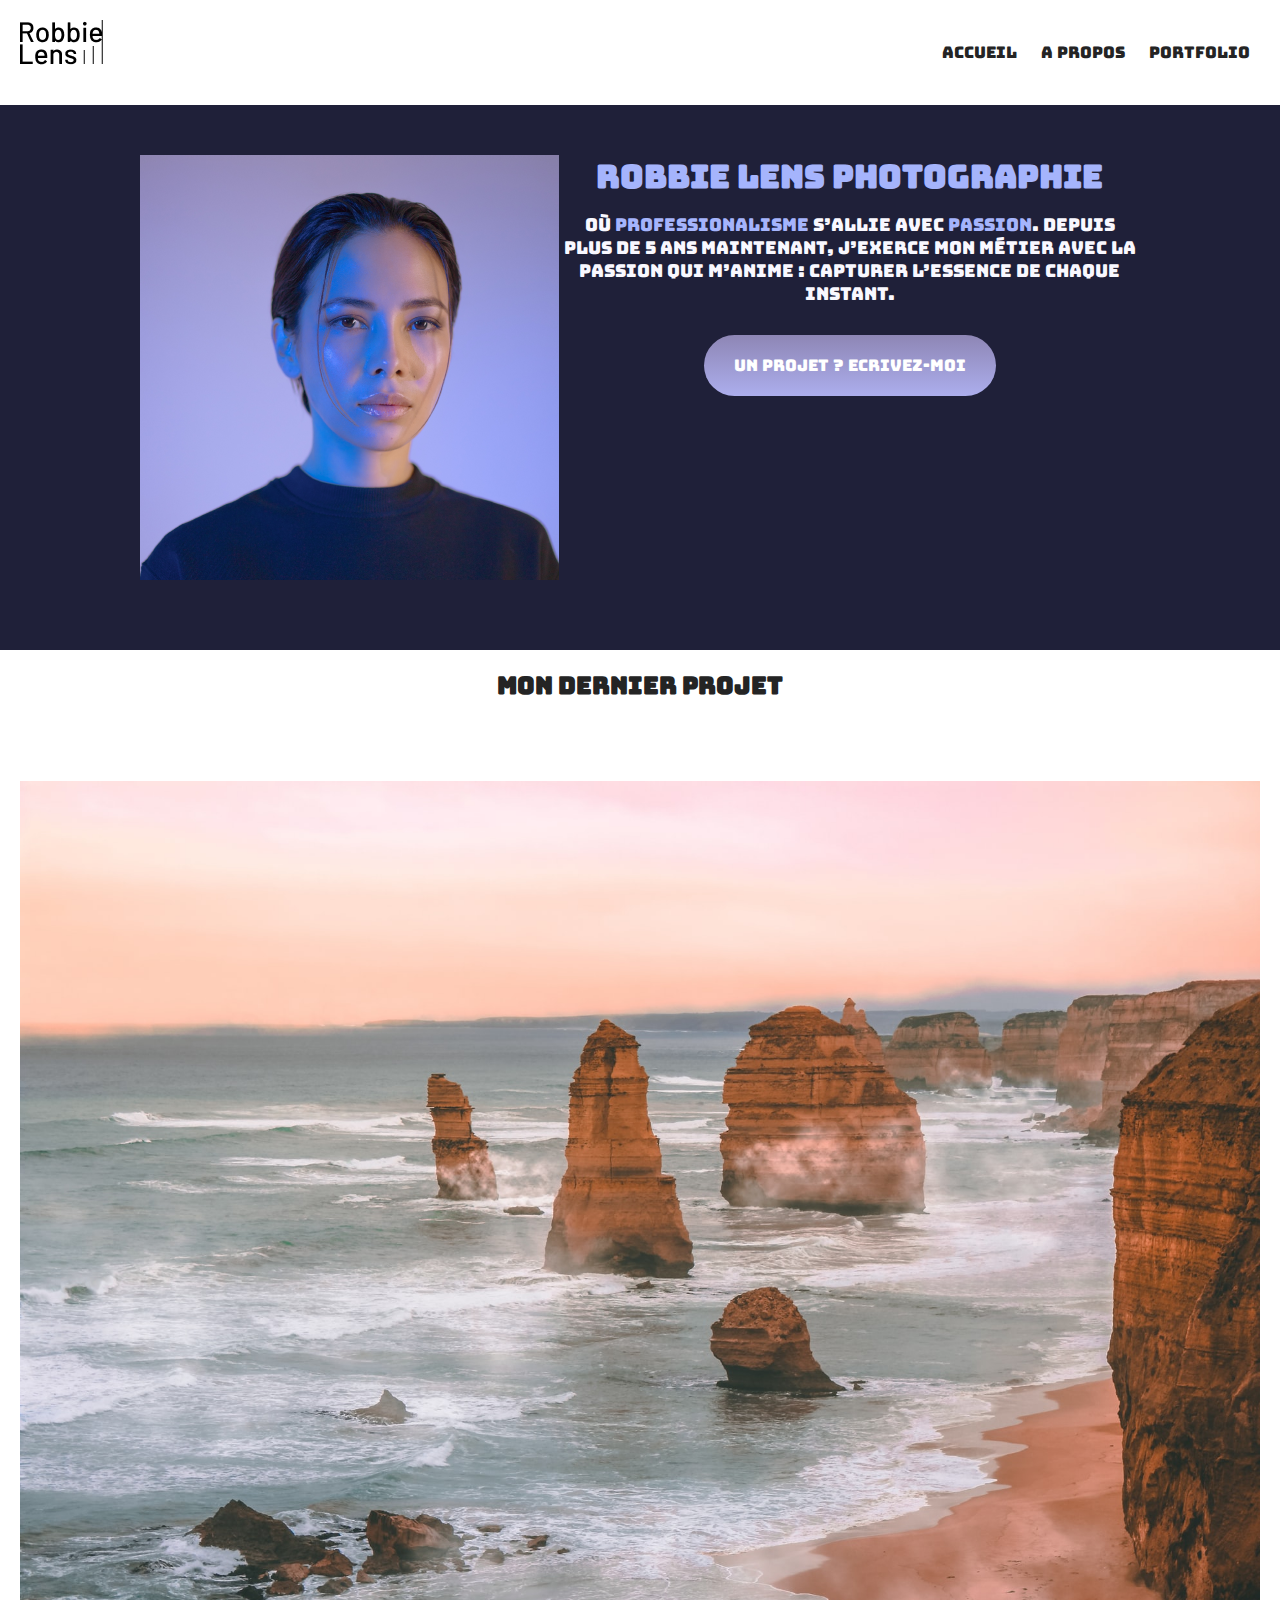
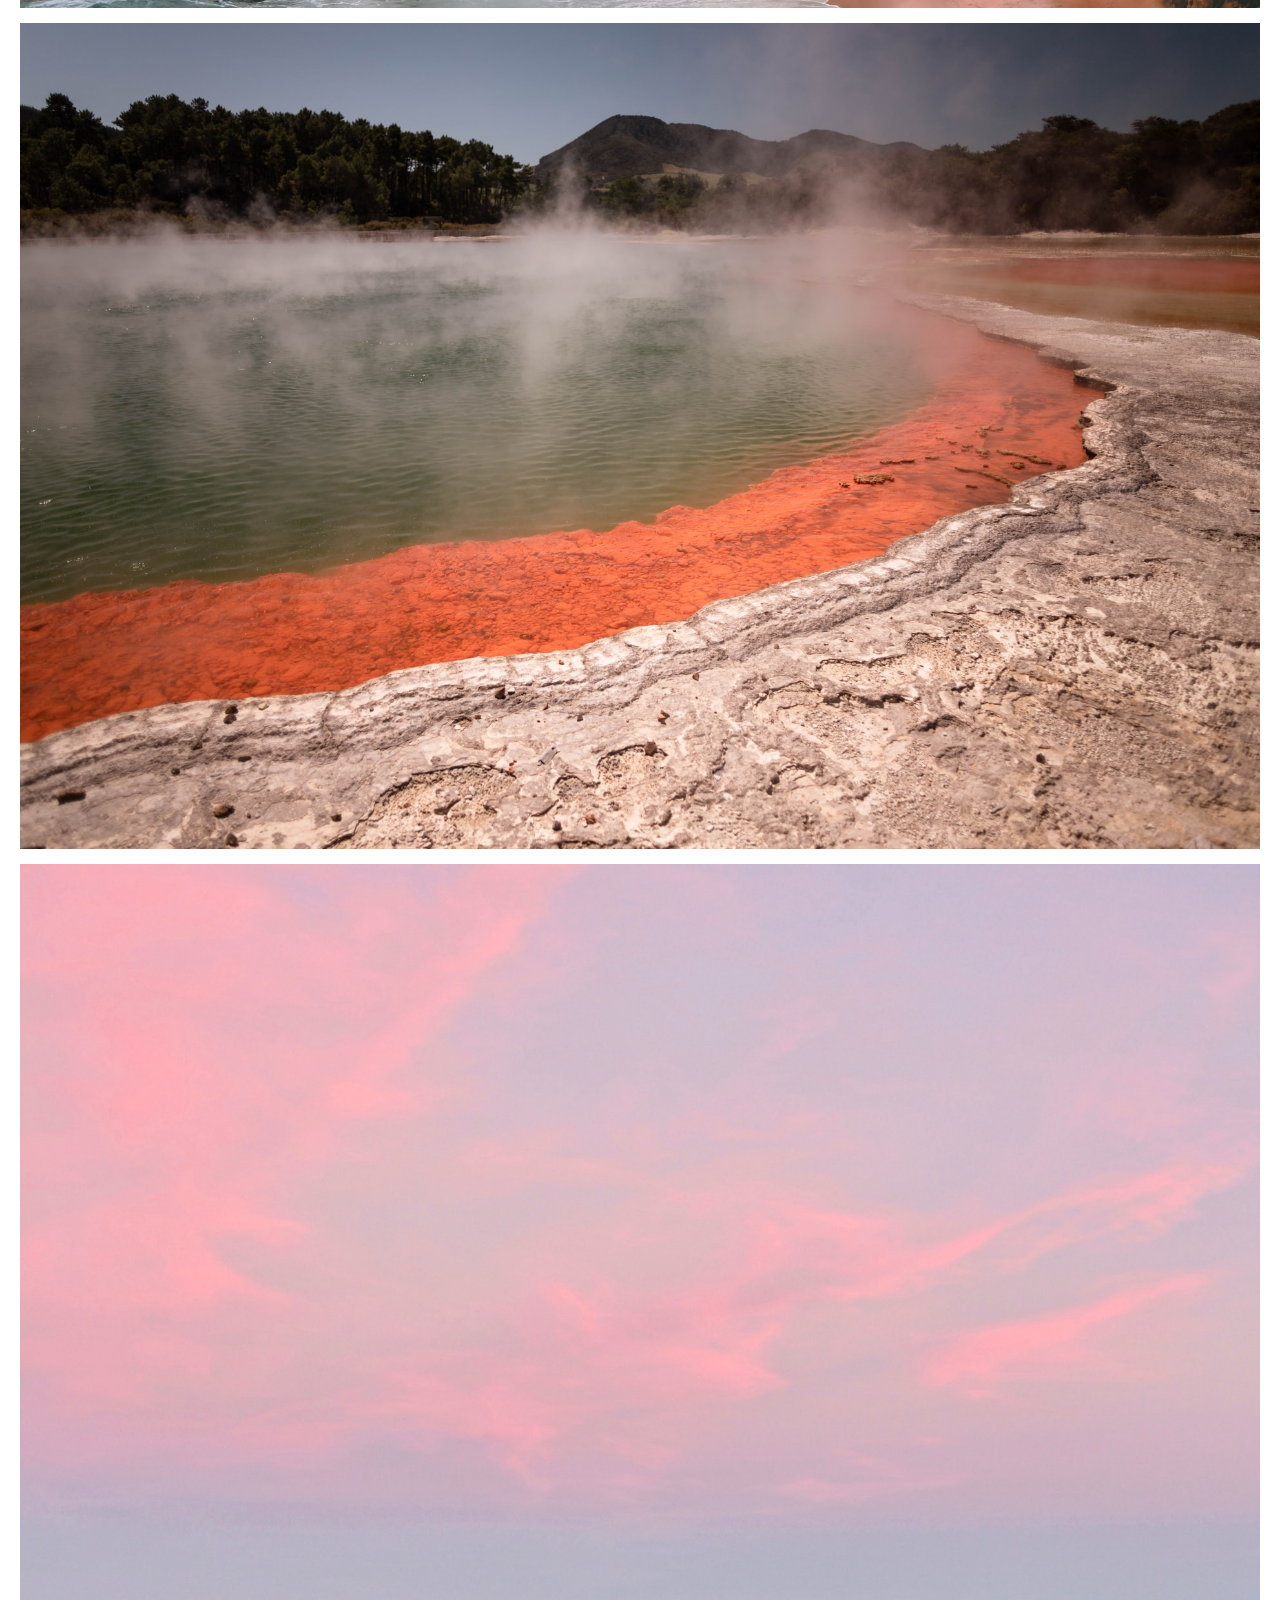
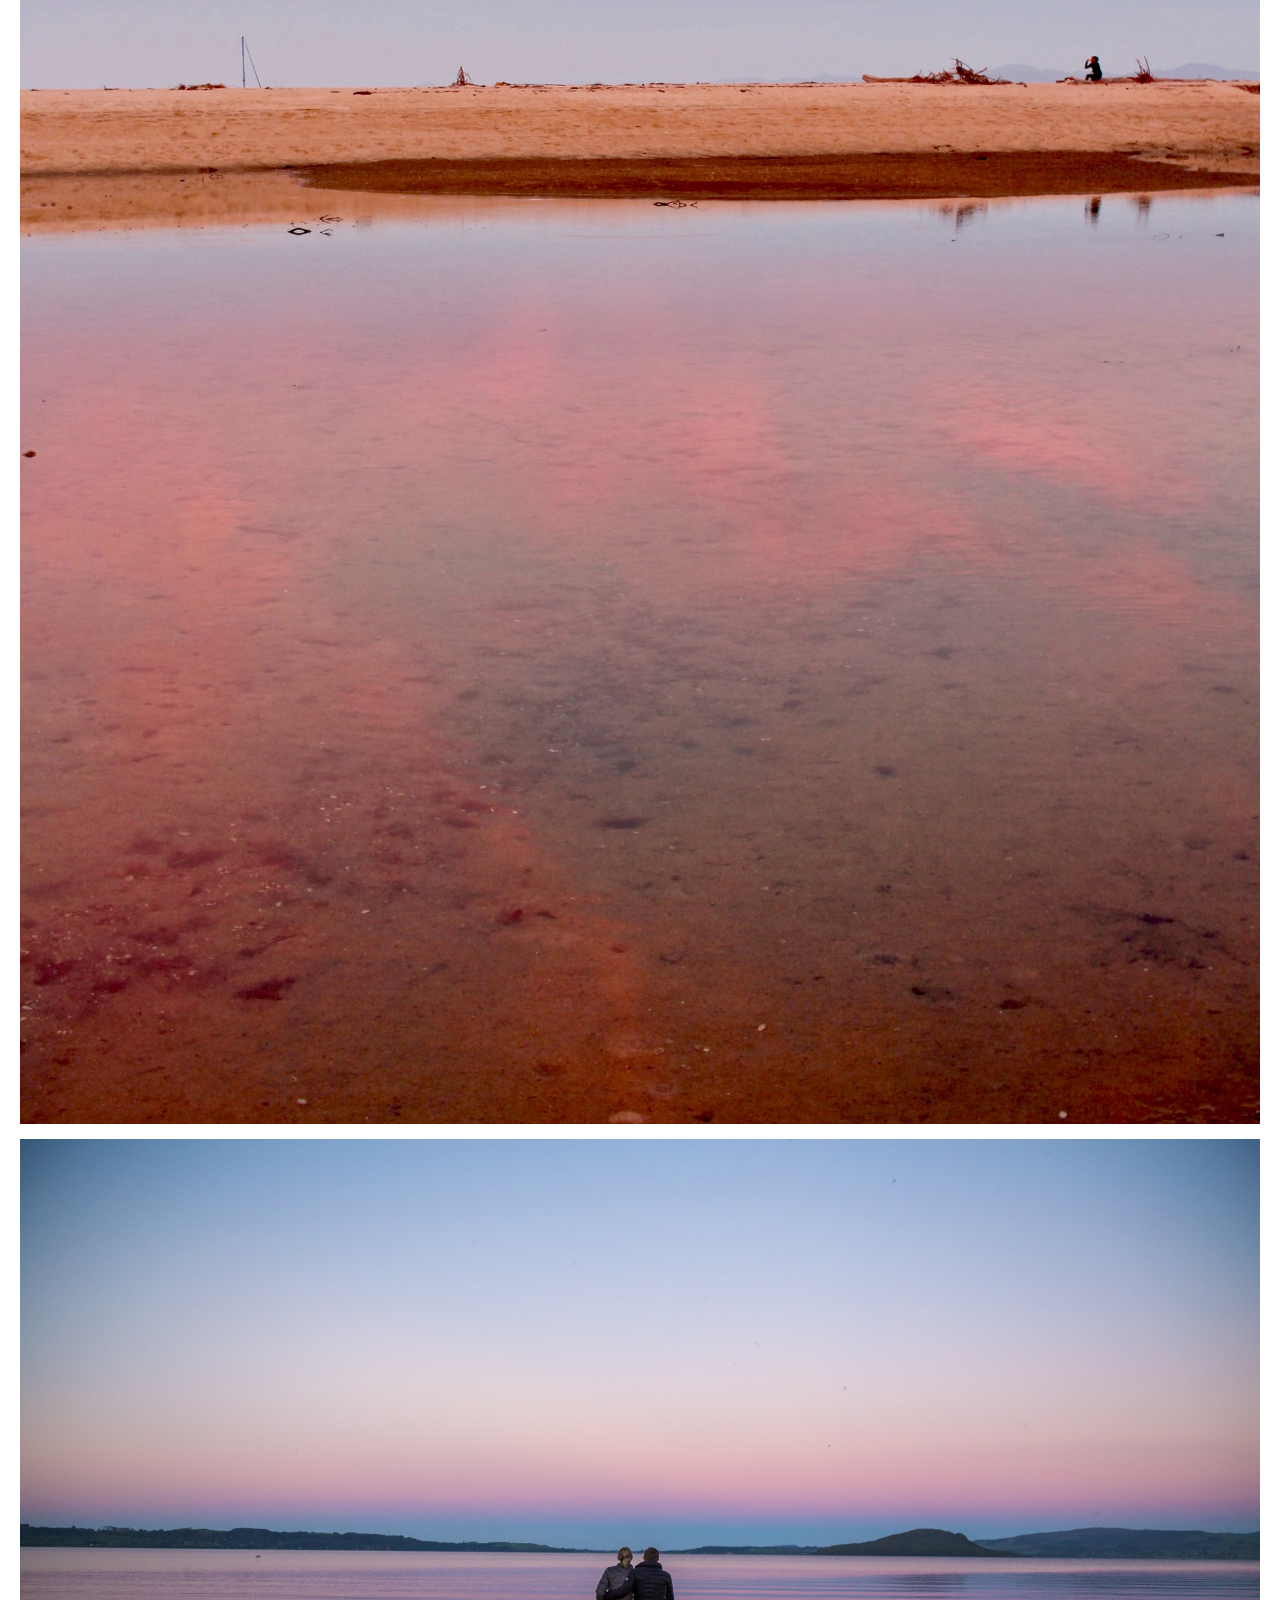
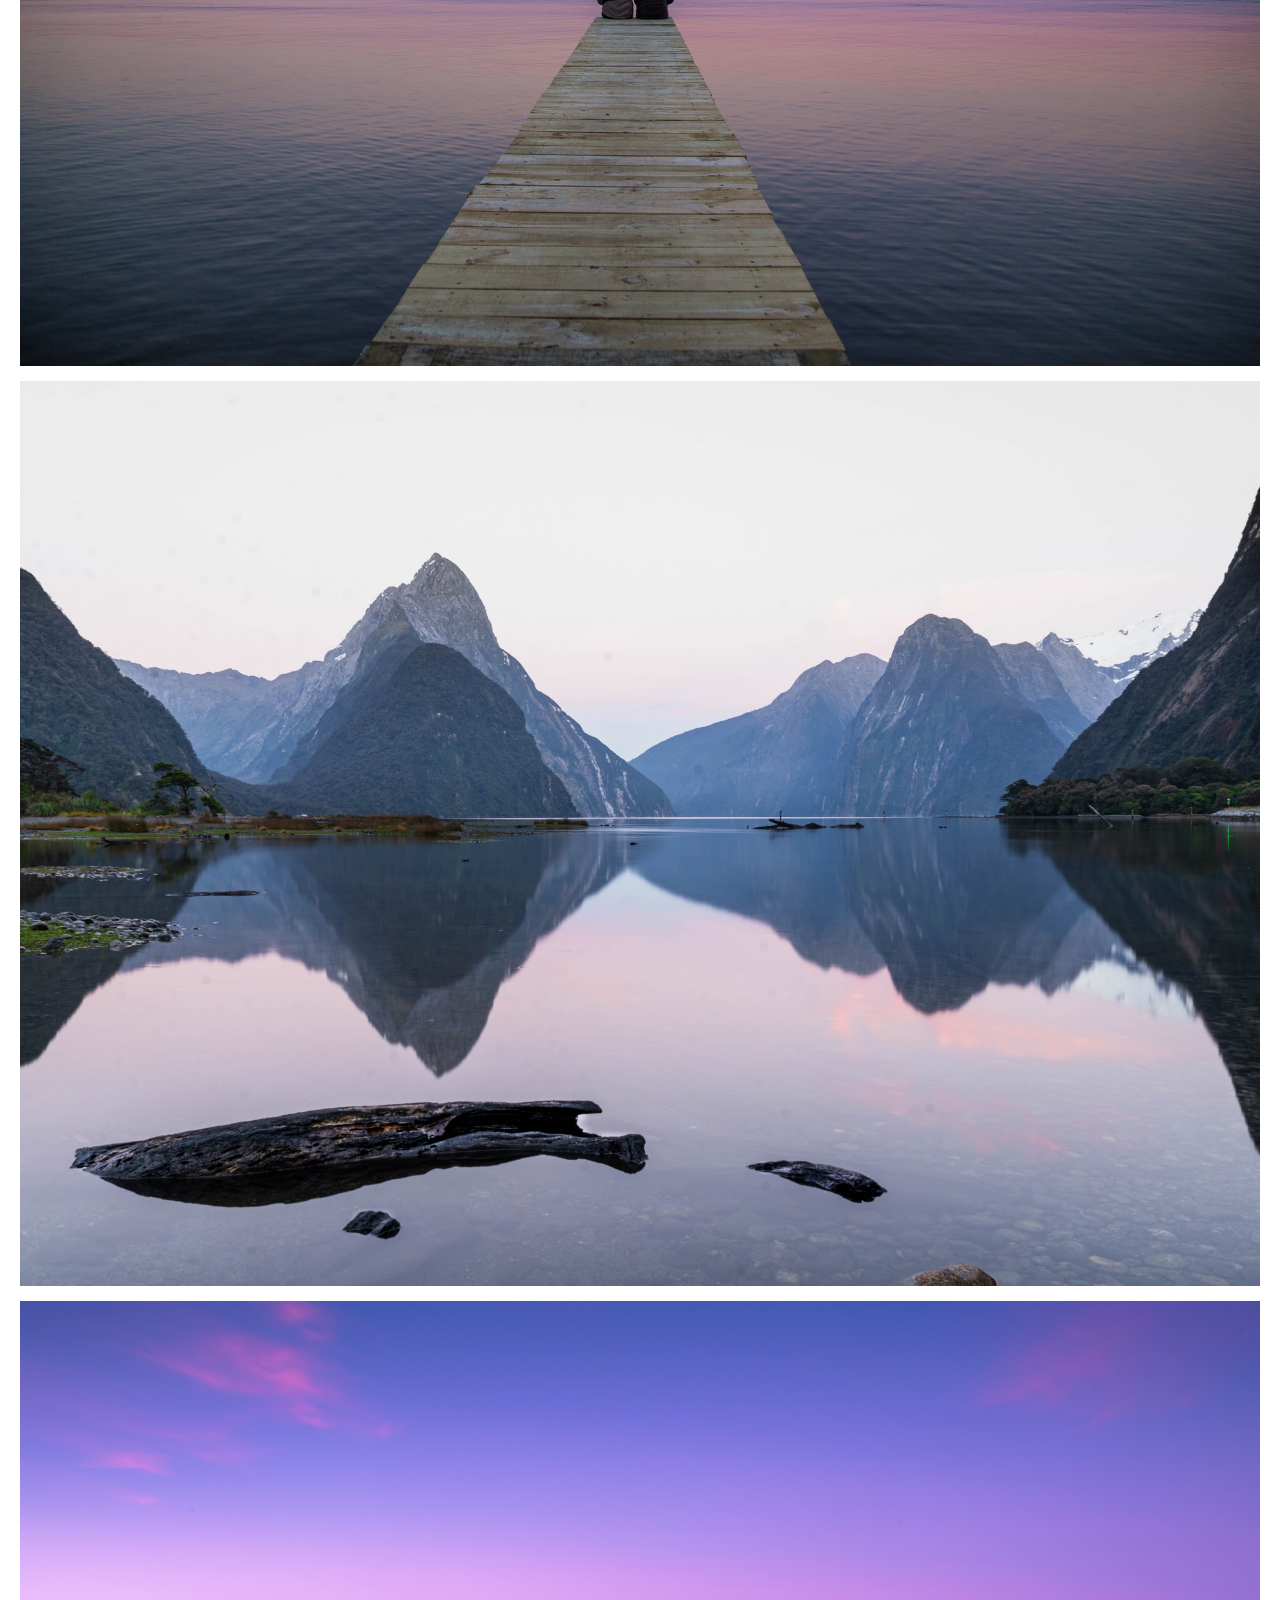
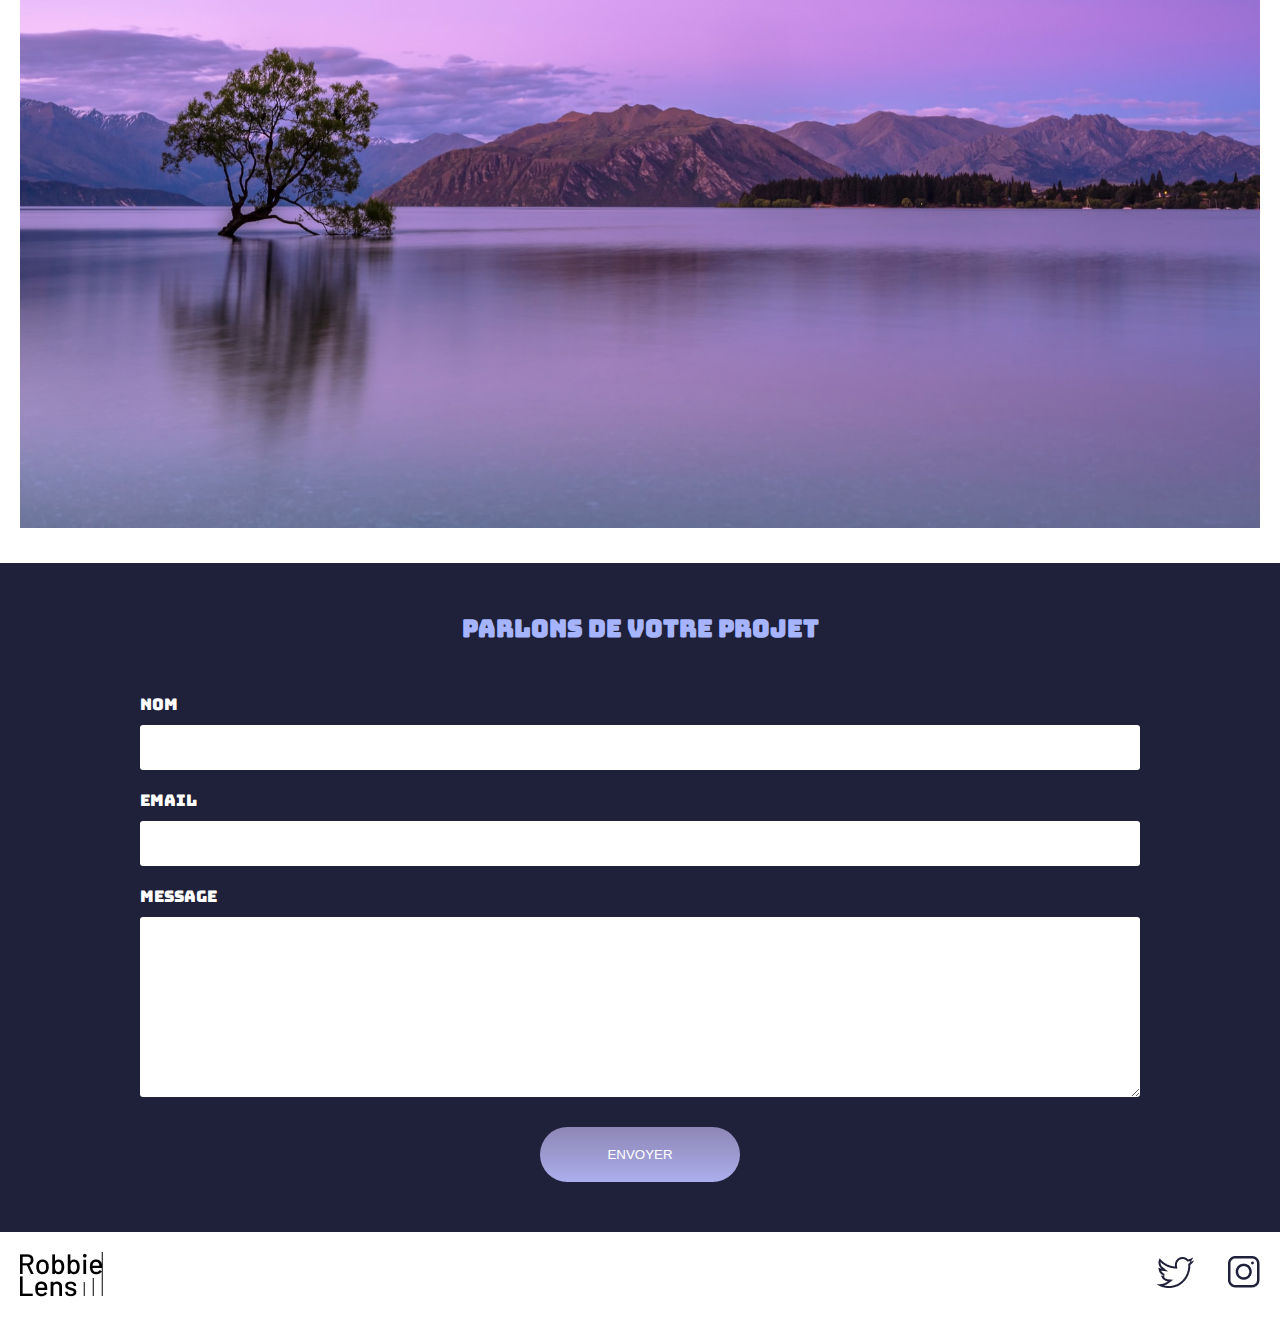
<file: index.html>
<!DOCTYPE html>

<html lang="fr">
    <head>
        <meta charset="utf-8">
        <title>Acueil - Robbie Lens Photographie</title>
        <link rel="stylesheet" href="index.css"/>
        <link rel="stylesheet" href="style.css"/> 
        <link rel="preconnect" href="https://fonts.googleapis.com">
<link rel="preconnect" href="https://fonts.gstatic.com" crossorigin>
<link href="https://fonts.googleapis.com/css2?family=Bungee&family=Lobster&family=Manrope:wght@200..800&family=Montserrat:ital,wght@0,100..900;1,100..900&display=swap" rel="stylesheet">
    </head>
    
    
    <body>
        <header>
        <nav>
        <img src="images/logo.jpeg" alt="Logo Robbie Lens"/>
        <div>
        <a href="index.html">Accueil</a>
        <a href="A propos.html">A propos</a>
        <a href="Portfolio.html">Portfolio</a>
        </div>
        </nav>
        </header>
        <main>
            <section class="accueil-introduction">
            <div>
        <h1>Robbie Lens Photographie</h1>
        <p>Où <em> professionalisme</em> s’allie avec <em>passion</em>. Depuis plus de 5 ans maintenant, j’exerce mon métier avec la passion
            qui m’anime : capturer l’essence de chaque instant.
        </p>
            <a href="#contact" class="cta">UN PROJET ? ECRIVEZ-MOI</a>
            </div>
        <img src="images/robbie-lens.jpeg" alt="Portrait avec effet de la photographe Robbie Lens"/>
        </section>
        <section class="accueil-photos">
        <h2>Mon dernier projet</h2>
        <div>
          <img src="images/paysage7.jpg" alt="Twelves Apostles - Australie "/>
          <img src="images/paysage8.jpg" alt="Wai-O-Tapu - Nouvelle-Zélande"/>
          <img src="images/paysage2.jpg" alt="Parc National d'Abel Tasman - Nouvelle-Zélande"/>
        </div>
        <div>
          <img src="images/paysage3.jpg" alt="Lac Rotorua - Nouvelle-Zélande"/>
          <img src="images/paysage6.jpg" alt="Milford Sound- Nouvelle-Zélande"/>
          <img src="images/paysage4.jpg" alt="Lac Wanaka - Nouvelle-Zélande"/>
       </div> 
       </section>
       <section id="contact" class="section-contact">
          <h2>Parlons de votre projet</h2>
          <form method="get" action="#">
              <div class="form-nom-email">
                  <div class="form-column">
                      <label for="nom">nom</label>
                      <input type="text" name="nom" id="nom" />
              </div>
              <div class="form-column">
                <label for="email">email</label>
                <input type="email" name="email" id="email" />
            </div>
        </div>
        <label for="message">message</label>
        <textarea name="message" id="message" rows="10"></textarea>
        <input type="submit" value="ENVOYER" class="cta" />
     </form>
   </section>
</main>
<footer>
        <img src="images/logo.jpeg" alt="Logo Robbie Lens"/> 
        <div>   
        <a target="_blank" href="https://twitter.com/" class="lien-icone">   
            <img src="images/twitter.jpeg" alt="Logo Twitter"/>
        </a>
        <a target="_blank" href="https://www.instagram.com/" class="lien-icone">
            <img src="images/instagram.jpeg" alt="Logo Instagram"/>
        </a>
        </div>
    </footer>
    </body>


</html>
</file>
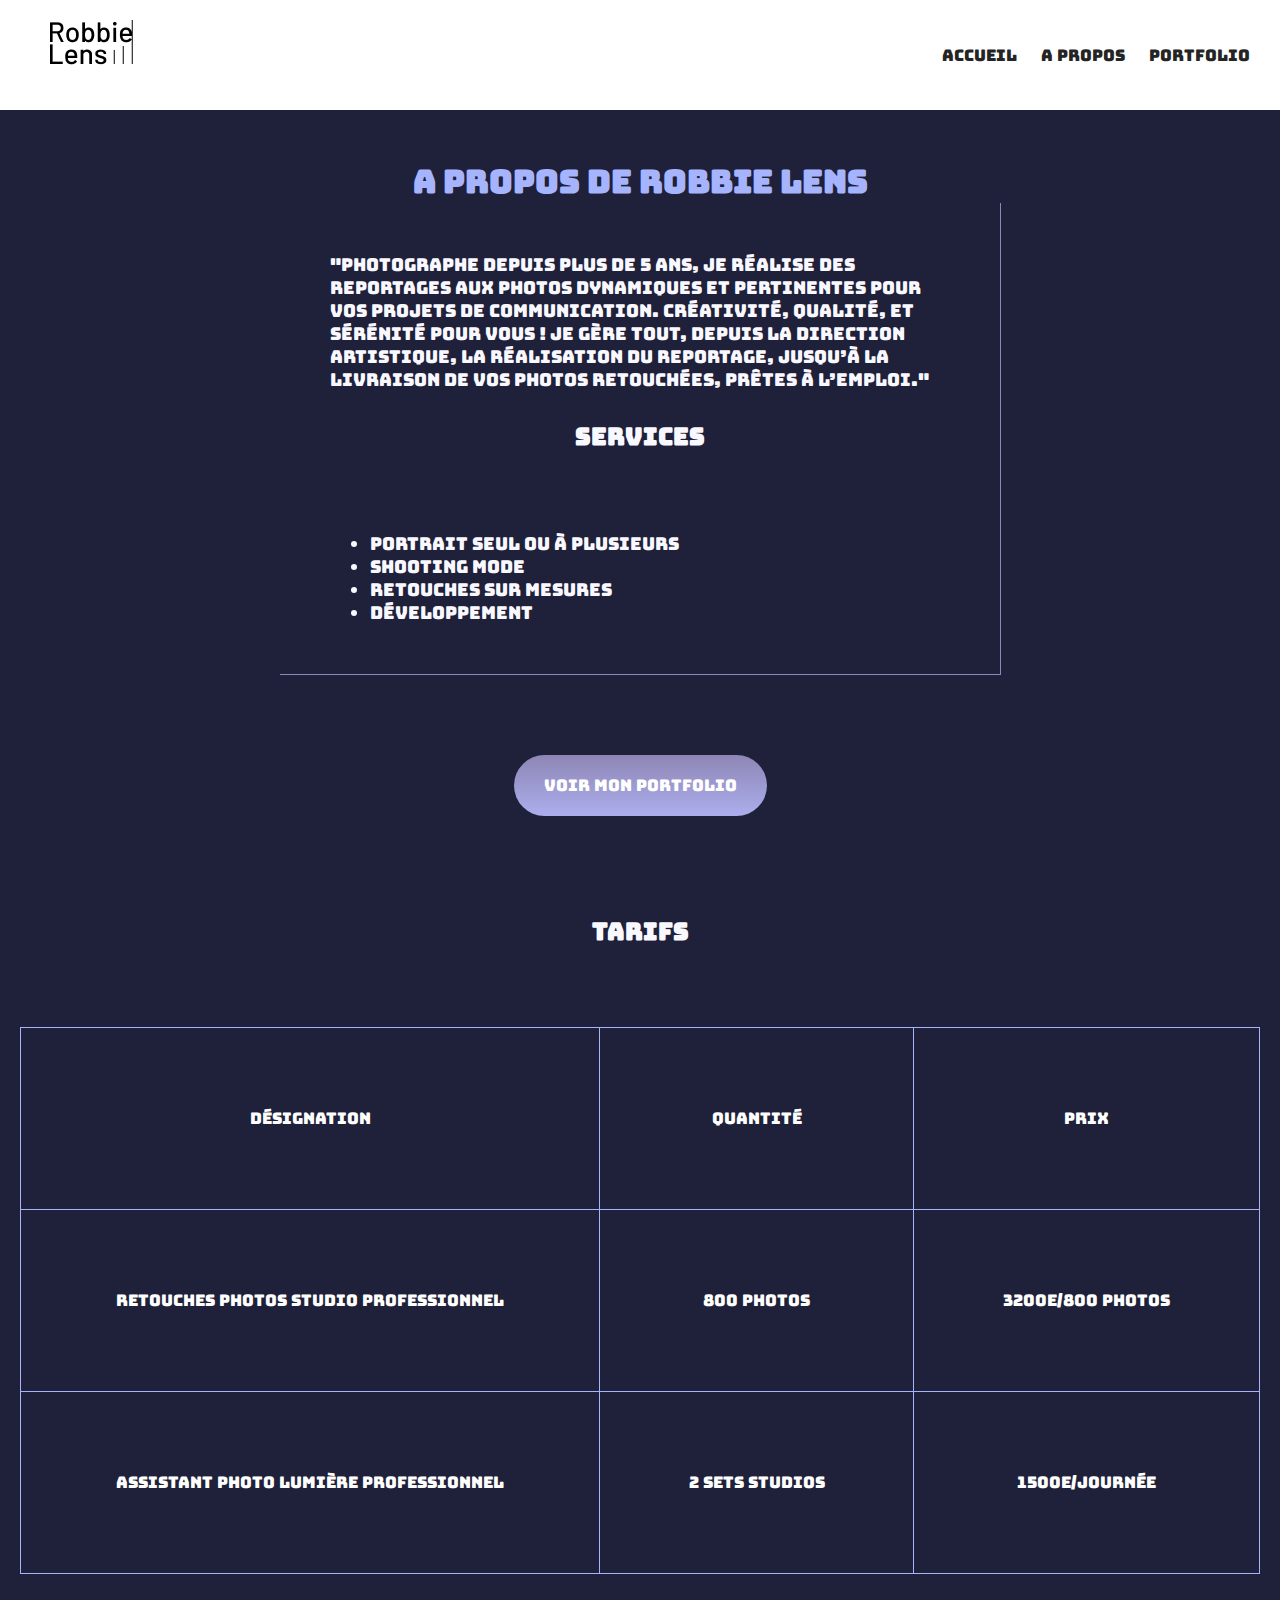
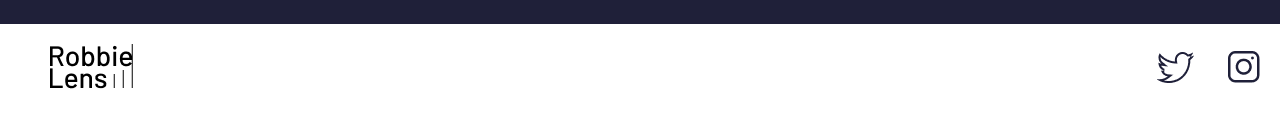
<file: A propos.html>
<!DOCTYPE html>
<html lang="fr">


<head>
    <meta charset="utf-8">
    <title>A propos de Robbie Lens</title>
    <link rel="stylesheet" href="A-propos.css"/>
    <link rel="stylesheet" href="style.css"/>
    <link rel="preconnect" href="https://fonts.googleapis.com">
<link rel="preconnect" href="https://fonts.gstatic.com" crossorigin>
<link href="https://fonts.googleapis.com/css2?family=Bungee&family=Lobster&family=Manrope:wght@200..800&family=Montserrat:ital,wght@0,100..900;1,100..900&display=swap" rel="stylesheet">
</head>


<body>
  <header>
    <nav>
     <a href="index.html" class="lien-icone">
         <img src="images/logo.jpeg" alt="Logo Robbie Lens"/>
     </a>
     <div>
     <a href="index.html">Accueil</a>
     <a href="A propos.html">A propos</a>
     <a href="Portfolio.html">Portfolio</a>
     </div>
    </nav>
  </header>
  <main class="a-propos-main">
    <section>
      <h1>A propos de Robbie Lens</h1>
      <div class="carre-contenu">
      <p>"Photographe depuis plus de 5 ans, je réalise des reportages aux photos dynamiques et pertinentes pour vos projets de communication. Créativité, qualité, et sérénité pour vous ! Je gère tout, depuis la direction artistique, la réalisation du reportage, jusqu’à la livraison de vos photos retouchées, prêtes à l’emploi."</p>
      <h2>Services</h2>
      <ul>
        <li>Portrait seul ou à plusieurs</li>
        <li>Shooting mode</li>
        <li>Retouches sur mesures</li>
        <li>Développement</li>
      </ul>
    </div>
    <div>
      <a href="Portfolio.html" class="cta">VOIR MON PORTFOLIO</a>
      </div>
    </section>
    <section class="section-tarifs">
      <h2>Tarifs</h2>
      <table>
        <thead>
          <tr>
            <td>Désignation</td>
            <td>Quantité</td>
            <td>Prix</td>
          </tr>
          </thead>
          <tbody>
          <tr>
            <td>Retouches photos studio professionnel</td>
            <td>800 photos</td>
            <td>3200e/800 photos</td>
          </tr>
          <tr>
            <td>Assistant photo lumière professionnel</td>
            <td>2 sets studios</td>
            <td>1500e/journée</td>
          </tr>
          </tbody>
      </table>
    </h2>
    </section>
    </main>
      <footer>
      <a href="index.html" class="lien-icone">
        <img src="images/logo.jpeg" alt="Logo Robbie Lens"/>
      </a>
      <div>
      <a target="_blank" href="https://twitter.com/" class="lien-icone">
        <img src="images/twitter.jpeg" alt="Logo Twitter"/>
      </a>
      <a target="_blank" href="https://instagram.com/" class="lien-icone">
        <img src="images/instagram.jpeg" alt="Logo Instagram"/>
      </a>
    </div>
  </footer>
</body>

</html>
</file>
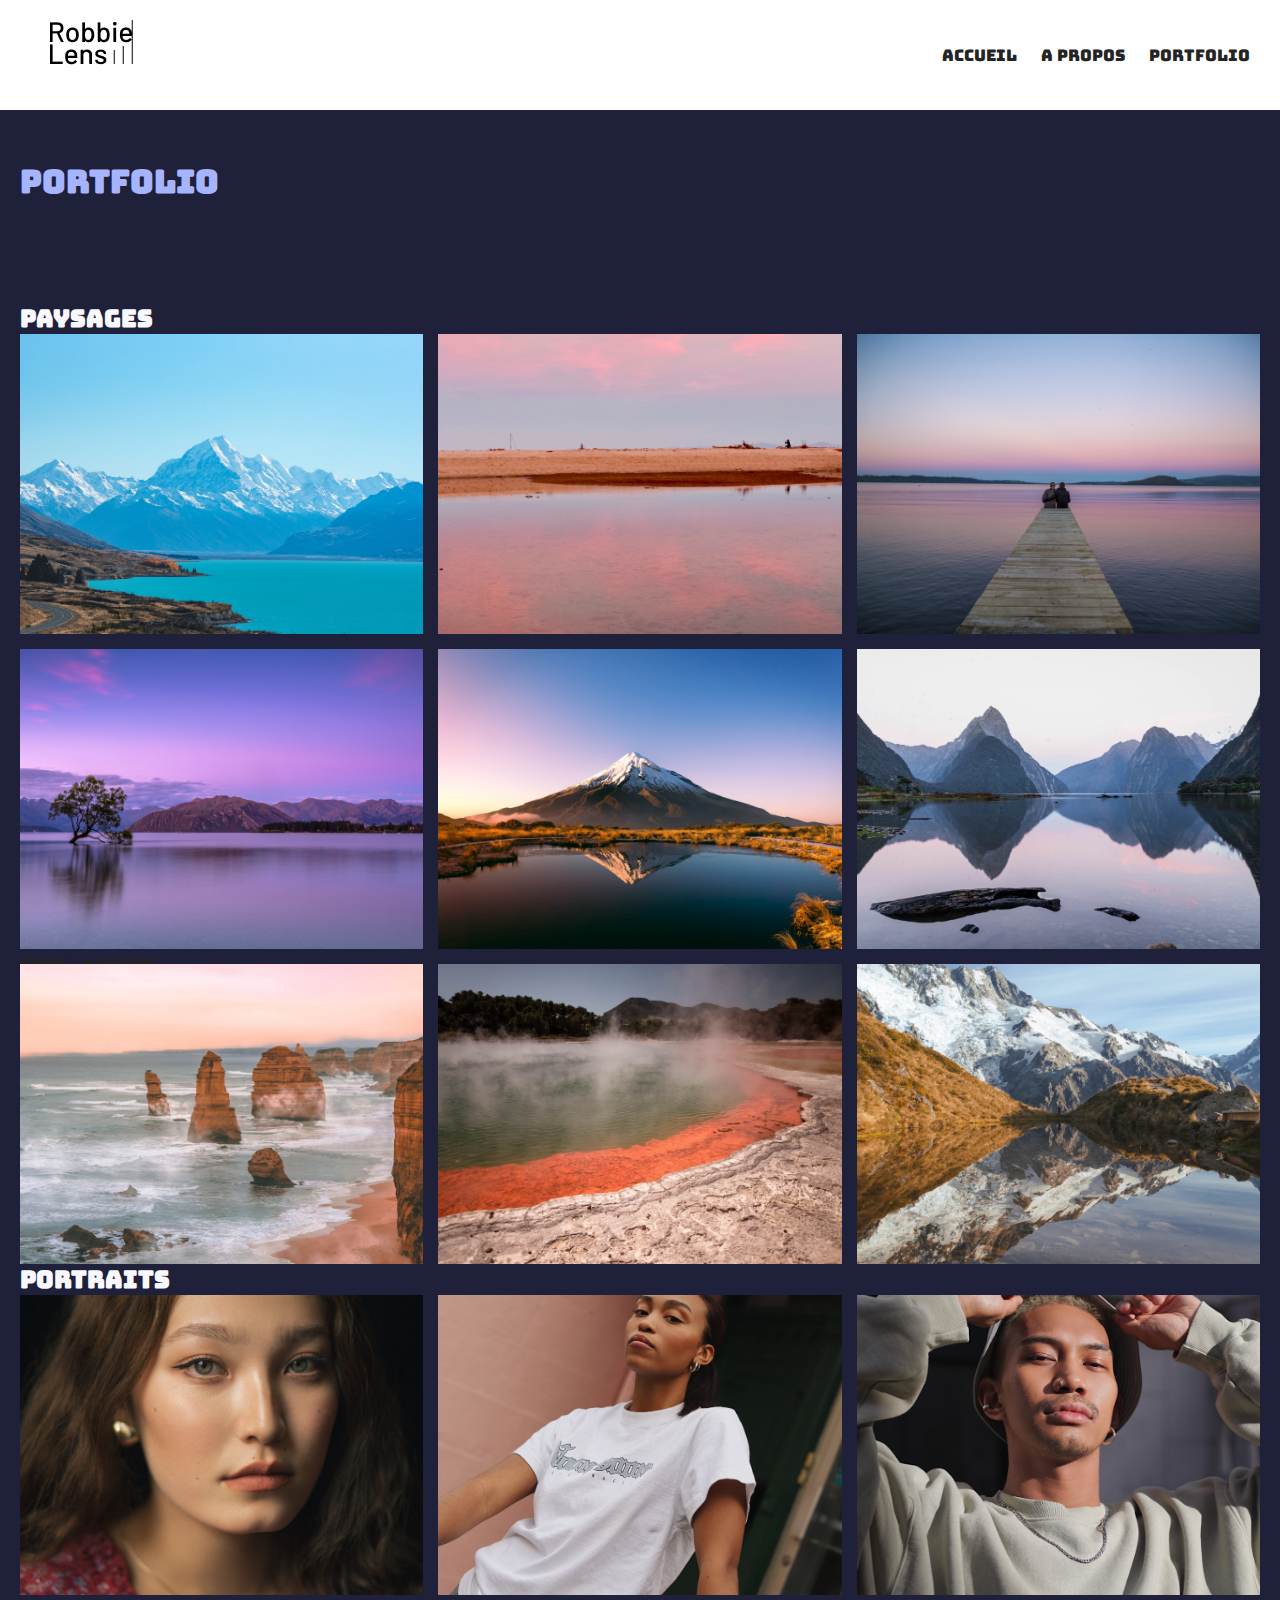
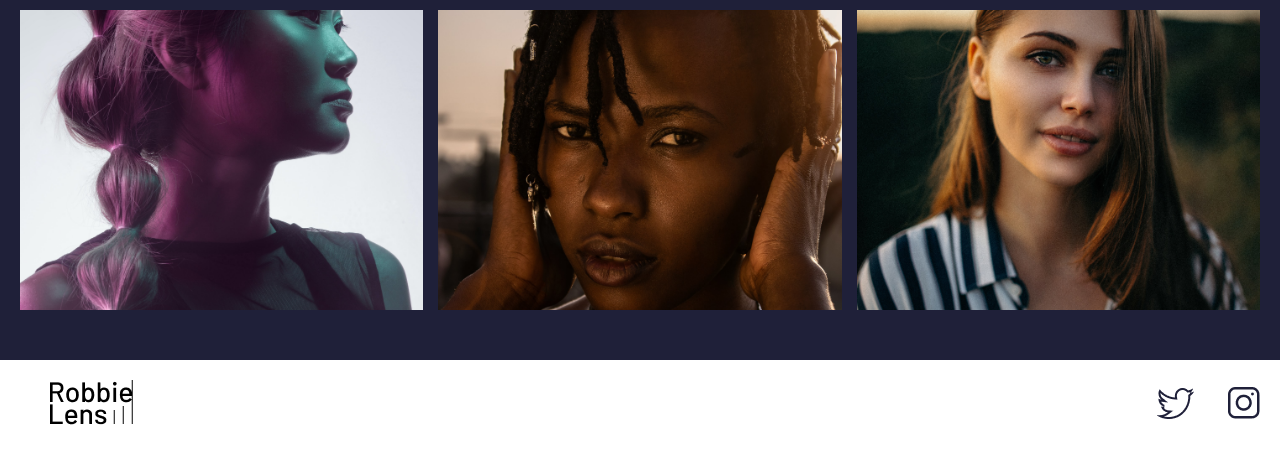
<file: Portfolio.html>
<!DOCTYPE html>
<html lang="fr">

<head>
    <meta charset="utf-8" >
    <title>Portfolio - Robbie Lens Photographie</title>
    <link href="Portfolio.css" rel="stylesheet"/>
    <link href="style.css"     rel="stylesheet"/>
    <link rel="preconnect" href="https://fonts.googleapis.com">
    <link rel="preconnect" href="https://fonts.gstatic.com" crossorigin>
    <link href="https://fonts.googleapis.com/css2?family=Bungee&family=Lobster&family=Manrope:wght@200..800&family=Montserrat:ital,wght@0,100..900;1,100..900&display=swap" rel="stylesheet">
    
</head>

<body>
    <header>
        <nav>
            <a href="index.html" class="lien-icone">
                <img src="images/logo.jpeg" alt="Logo Robbie Lens"/>
            </a>
                <div>
                    <a href="index.html">Accueil</a>
                    <a href="A propos.html">A Propos</a>
                    <a href="Portfolio.html">Portfolio</a>
                </div>
        </nav>
    </header>
    <main>
        <section>
            <h1>Portfolio</h1>
        </section>
        <section class="portfolio-section-photo">
            <h2>Paysages</h2>
            <div class="grid-paysages">
                <a href="images/paysage1.jpg" alt="lien-conteneur-photo">
                <img src="images/paysage1.jpg" alt="Mont Aoraki - Nouvelle-Zélande" />
                <div class="photo-hover">Voir la photo</div>
                </a>
                <a href="images/paysage2.jpg" alt="lien-conteneur-photo">
                <img src="images/paysage2.jpg" alt="Parc National d'Abel Tasman - Nouvelle-Zélande" />
                <div class="photo-hover">Voir la photo</div>
                </a>
                <a href="images/paysage3.jpg" alt="lien-conteneur-photo">   
                <img src="images/paysage3.jpg" alt="Lac Rotorua - Nouvelle-Zélande" />
                <div class="photo-hover">Voir la photo</div>
                </a>
                <a href="images/paysage4.jpg" alt="lien-conteneur-photos">
                <img src="images/paysage4.jpg" alt="Lac Wanaka - Nouvelle-Zélande" />
                <div class="photos-hover">Voir la photo</div>
                </a>
                <a href="images/paysage5.jpg" alt="lien-conteneur-photo">
                <img src="images/paysage5.jpg" alt="Mont Taranaki - Nouvelle-Zélande" />
                <div class="photo-hover">Voir la photo</div>
                </a>
                <a href="images/paysage6.jpg" alt="lien-conteneur-photo">
                <img src="images/paysage6.jpg" alt="Milford Sound - Nouvelle-Zélande" /> 
                <div class="photo-hover">Voir la photo</div>
                </a>
                <a href="images/paysage7.jpg" alt="lien-conteneur-photo">
                <img src="images/paysage7.jpg" alt="Twelves Apostles - Australie" />
                <div class="photo-hover">Voir la photo</div>
                </a>
                <a href="images/paysage8.jpg" alt="lien-conteneur-photo">
                <img src="images/paysage8.jpg" alt="Wai-O-Tapu - Nouvelle-Zélande" />
                <div class="photo-hover">Voir la photo</div>
                </a>
                <a href="images/paysage9.jpg" alt="lien-conteneur-photo">
                <img src="images/paysage9.jpg" alt="Mont Cook - Nouvelle-Zélande" />
                <div class="photo-hover">Voir la photo</div>
                </a>
                </div>
            <h2>Portraits</h2>
            <div class="grid-portraits">
                <a href="images/portrait1.jpg" alt="lien-conteneur-photo">
                <img src="images/portrait1.jpg" alt="Portrait jeune femme 1" />
                <div class="photo-hover">Voir la photo</div>
                </a>
                <a href="images/portrait2.jpg" alt="lien-conteneur-photo">
                <img src="images/portrait2.jpg" alt="Portrait jeune femme 2" />
                <div class="photo-hover">Voir la photo</div>
                </a>
                <a href="images/portrait3.jpg" alt="lien-conteneur-photo">
                <img src="images/portrait3.jpg" alt="Portrait jeune homme 3" />
                <div class="photo-hover">Voir la photo</div>
                </a>
                <a href="images/portrait4.jpg" alt="lien-conteneur-photo">
                <img src="images/portrait4.jpg" alt="Portrait jeune femme 4" />
                <div class="photo-hover">Voir la photo</div>
                </a>
                <a href="images/portrait5.jpg" alt="lien-conteneur-photo">
                <img src="images/portrait5.jpg" alt="Portrait jeune femme 5" />
                <div class="photo-hover">Voir la photo</div>
                </a>
                <a href="images/portrait6.jpg" alt="lien-conteneur-photo">
                <img src="images/portrait6.jpg" alt="Portrait jeune femme 6" />
                <div class="photo-hover">Voir la photo</div>
                </a>
                
          </div>
         </section>
       </main>
       <footer>
        <a href="index.html" class="lien-icone">
            <img src="images/logo.jpeg" alt="Logo Robbie Lens"/>
        </a>
        <div>
            <a target="blank" href="https://twitter.com/" class="lien-icone">
                <img src="images/twitter.jpeg" alt="Logo Twitter"/>
            </a>
            <a target="blank" href="https://instagram.com/" class="lien-icone">
                <img src="images/instagram.jpeg" alt="Logo Instagram"/>
            </a>
        </div>
    </footer>         
</body>

</html>
</file>
<file: index.css>
.accueil-photos {
    background-color: white;
    padding: 80px;
  }
  
  .accueil-photos h2 {
    color: #242424;
    text-align: center;
    margin-bottom: 80px;
  }
  
  .accueil-photos div {
    display: flex;
    flex-direction: row;
    gap: 15px;
    justify-content: center;
    margin-bottom: 15px;
  }
  
  .accueil-introduction {
    display: flex;
    flex-direction: row;
    max-width: 1000px;
    align-items: flex-start;
    margin: auto;
  }
  
  .accueil-introduction h1 {
    margin-bottom: 15px;
  }
  
  .accueil-introduction p {
    margin-bottom: 30px;
  }
  
  .accueil-introduction div {
    padding-right: 80px;
  }
  
  .section-contact h2 {
    color: #a5b4fc;
    text-align: center;
    margin-bottom: 50px;
  }
  
  form {
    display: flex;
    flex-direction: column;
    max-width: 1000px;
    margin: auto;
    color: white;
  }
  
  .form-nom-email {
    display: flex;
    flex-direction: row;
    gap: 20px;
  }
  
  .form-column {
    flex: 1;
    display: flex;
    flex-direction: column;
    margin-bottom: 20px;
  }
  
  input,
  textarea {
    padding: 15px;
    border-radius: 3px;
    border: none;
  }
  
  label {
    margin-bottom: 10px;
  }
  
  input[type=submit] {
    width: 200px;
    margin: auto;
    margin-top: 30px;
  }

@media screen and (max-width:996px){
.accueil-introduction{
    flex-direction:column;
    align-items: center;
    justify-content: center;
}
}

.accueil-introduction div {
    padding-right:0;
    text-align:center;
    order:2;
}

.accueil-introduction img {
    order:1;
    margin-bottom: 20px;
    width: 100%
}

.accueil-photos {
    padding:20px;
}

.accueil-photos div {
    flex-direction: column;
}

.section-contact {
    padding: 50px 20px;
}

.form-nom-email {
    flex-direction: column;
    gap:0;
}
</file>
<file: style.css>
* {
    margin: 0;
  }
  
  body {
    font-family: 'Bungee', serif;
    font-size: 1em;
    background-color: #1f2039;
  }
  
  a {
    color: #242424;
    text-decoration: none;
  }
  
  em {
    color: #a5b4fc;
    font-style: normal;
  }
  
  h1 {
    font-size: 3.5em;
    color: #a5b4fc;
    font-family: 'Bungee', serif;
  }
  
  h2 {
    color: #f9f8ff;
  }
  
  p,
  li {
    font-size: 1.1em;
    color: #f9f8ff;
  }
  
  header,
  footer {
    background-color: white;
    padding: 20px 50px;
  }
  
  .cta {
    display: inline-block;
    background: linear-gradient(#8e86b5, #acaeed);
    color: white;
    border-radius: 50px;
    padding: 20px 30px;
  }
  
  a:hover {
    text-decoration: underline;
  }
  
  .cta:hover {
    background: linear-gradient(#696484, #8788ba);
    text-decoration: none;
  }
  
  .lien-icone {
    margin-left: 30px;
  }
  
  .lien-icone:hover {
    opacity: 0.5;
  }
  
  section {
    padding: 80px;
  }
  
  footer,
  nav {
    display: flex;
    flex-direction: row;
    align-items: center;
    justify-content: space-between;
  }
  
  nav a {
    margin-left: 30px;
  }
  
  @media screen and (max-width: 996px) {
    header nav {
      flex-direction: column;
      align-items: center;
      justify-content: center;
    } 
   }
  
    header nav img {
      margin-bottom: 20px;
    }
  
    header,
    footer {
      padding: 20px 20px;
    }
  
    h1 {
      font-size: 2em;
    }
  
    section {
      padding: 50px 20px 50px 20px;
    }
  
    nav a {
      margin-left: 10px;
      margin-right: 10px;
    }
</file>
<file: A-propos.css>
.carre-contenu {
    border-right: 1px solid #8e86b5;
    border-bottom: 1px solid #8e86b5;
    padding: 50px;
    width: 50%;
    margin: auto;
    margin-bottom: 80px;
  }
  
  .carre-contenu h2 {
    margin-top: 30px;
  }
  
  .carre-contenu ul {
    margin-top: 30px;
  }
  
  .carre-contenu + div {
    text-align: center;
  }
  
  .a-propos-main {
    margin: auto;
  }

table {
    color: white;
    text-align: center;
    width: 100%;
    border-collapse: collapse;
  }

  td,
  th {
    padding: 15px;
    border: 1px solid #a5b4fc;
  }

  td {
    padding: 80px;
  }

  h2 {
    margin-bottom: 80px;
  }

  h1,
  h2 {
    text-align: center;
  }

  @media screen and (max-width: 996px) {
    .section-tarifs{
     display:none;
    }
     }
</file>
<file: Portfolio.css>
.portfolio-section-photos {
    background-color: white;
  }
  
  .portfolio-section-photos h2 {
    color: #242424;
    margin-bottom: 80px;
  }
  
  .grid-paysages {
    display: grid;
    grid-template-columns: 1fr 1fr 1fr;
    grid-template-rows: 300px 300px 300px;
    gap: 15px;
  }
  
  .grid-portraits {
    display: grid;
    grid-template-columns: 1fr 1fr 1fr;
    grid-template-rows: 300px 300px;
    gap: 15px;
  }
  
  .grid-paysages img,
  .grid-portraits img {
    width: 100%;
    height: 100%;
    object-fit: cover;
  }
  
  .lien-conteneur-photo {
    position: relative;
  }
  
  .photo-hover {
    position: absolute;
    top: 0;
    left: 0;
    right: 0;
    bottom: 0;
    display: flex;
    align-items: center;
    justify-content: center;
    font-size: 1.5em;
    color: white;
    background-color: rgba(0, 0, 0, 0.7);
    display: none;
  }
  
  .lien-conteneur-photo:hover .photo-hover {
    display: flex;
  }

  @media screen and (max-width:996px) {
    .grid-paysages {
        grid-template-columns:1fr;
        gap: 15px;
    }
  }
</file>
